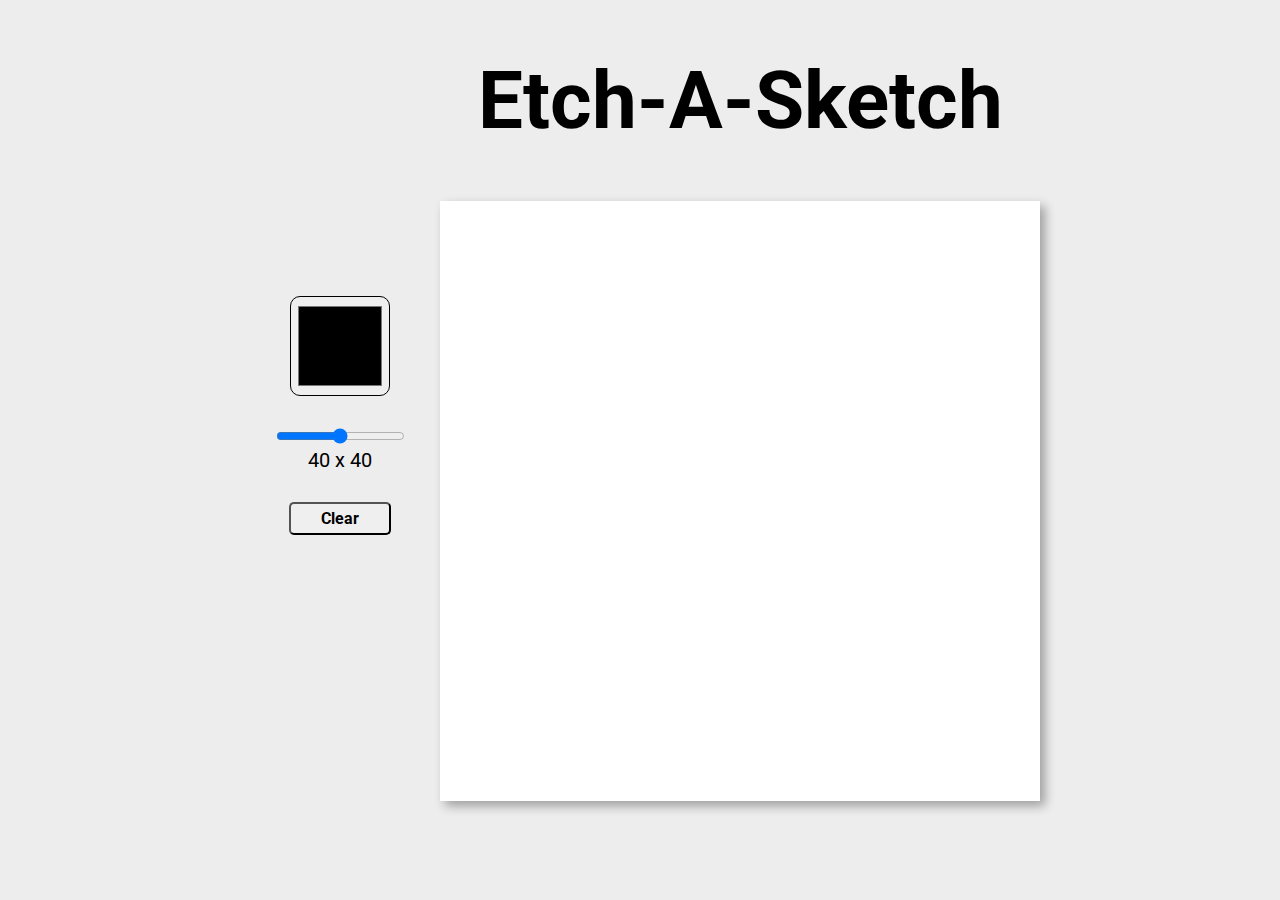
<file: etch-a-sketch/index.html>
<!DOCTYPE html>
<html lang="en">
<head>
    <meta charset="UTF-8">
    <meta name="viewport" content="width=device-width, initial-scale=1.0">
    <title>Etch-A-Sketch</title>
    <link rel="stylesheet" href="style.css">
    <link rel="preconnect" href="https://fonts.googleapis.com">
<link rel="preconnect" href="https://fonts.gstatic.com" crossorigin>
<link href="https://fonts.googleapis.com/css2?family=Roboto&display=swap" rel="stylesheet">
</head>
<body>
    <div id="header">
        <input id="colorpicker" type="color">   
    <div><input type="range" id="size" min="16" step="8" max="64">
        <div id="sizetxt">40 x 40</div></div>
        <button id="clear" onclick="erase()">Clear</button>
    </div>
    <div><h1>Etch-A-Sketch</h1>
    <div id="container"></div></div>
    <script src="script.js"></script>
</body>
</html>
</file>
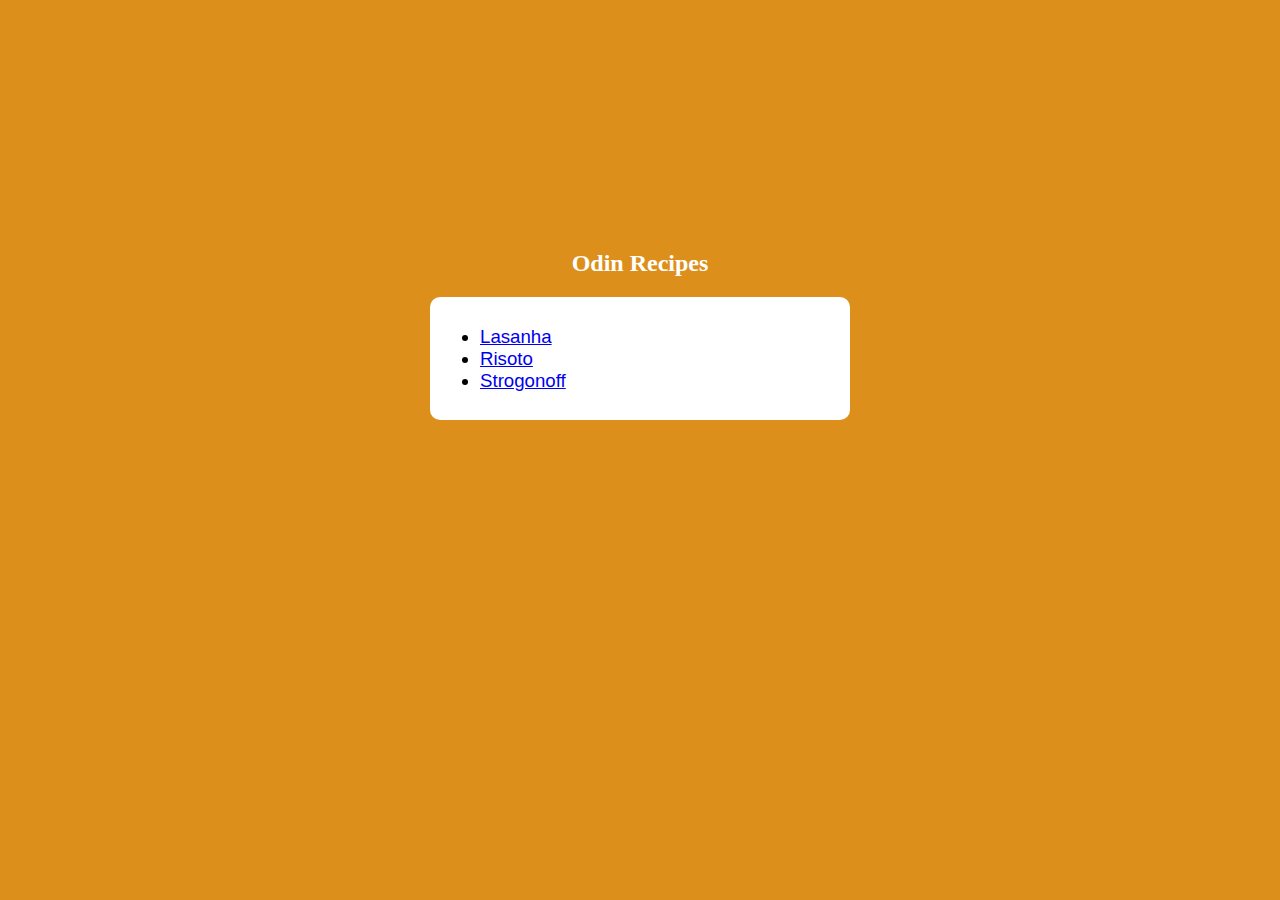
<file: odin-recipes/index.html>
<!DOCTYPE html>
<html lang="en">
<head>
    <meta charset="UTF-8">
    <meta name="viewport" content="width=device-width, initial-scale=1.0">
    <title>Document</title>
    <link rel="stylesheet" href="style.css">
</head>
<body>
    <h2>Odin Recipes</h2>
    <div id="container">
        <ul id="recipesList">
            <li><a href="./recipes/lasanha.html">Lasanha</a></li>
            <li><a href="./recipes/risoto.html">Risoto</a></li>
            <li><a href="./recipes/strogonoff.html">Strogonoff</a></li>
        </ul>
    </div>
</body>
</html>
</file>
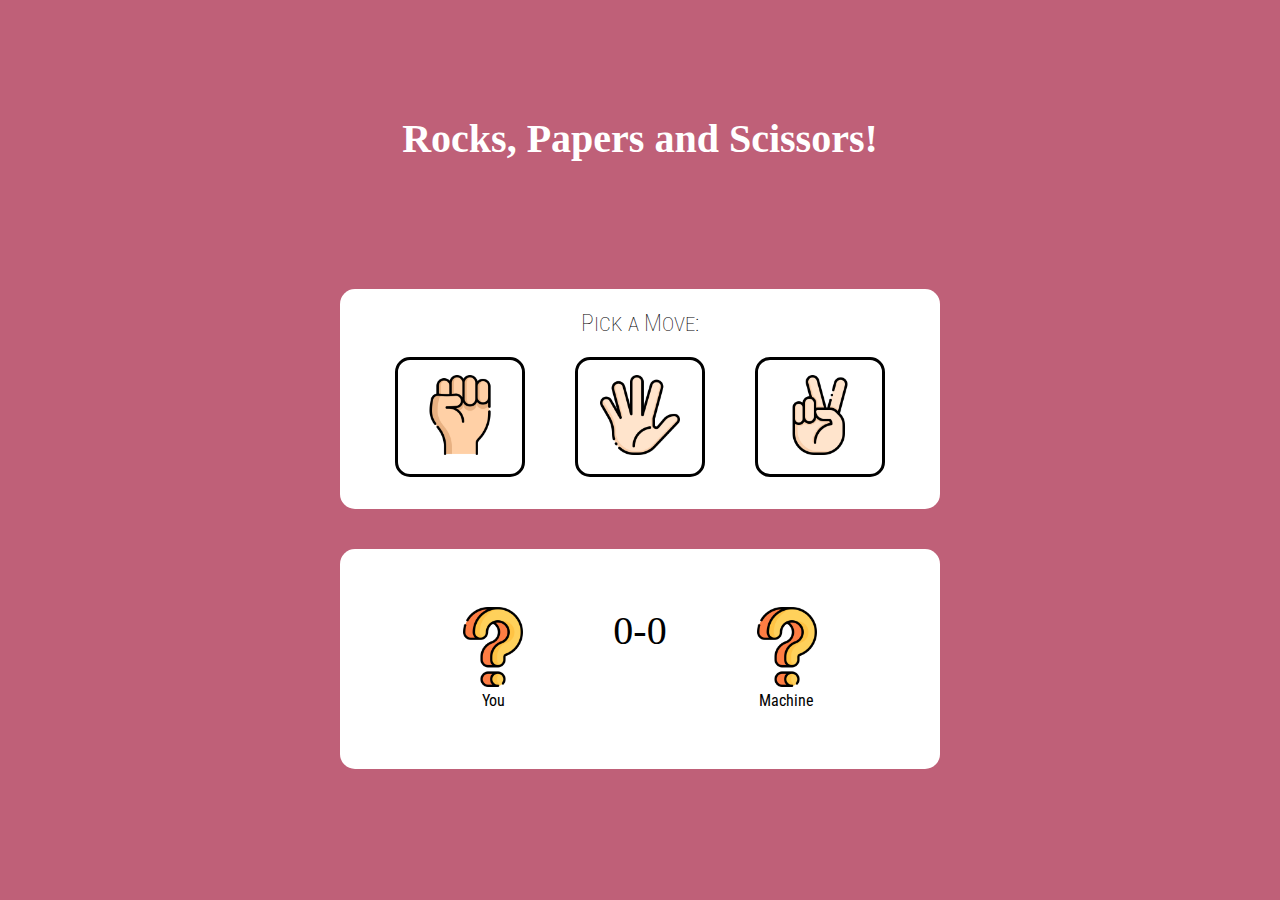
<file: rock-paper-scissors/index.html>
<!DOCTYPE html>
<html lang="en">
<head>
    <meta charset="UTF-8">
    <meta name="viewport" content="width=device-width, initial-scale=1.0">
    <title>RPS</title>
    <link rel="stylesheet" href="style.css">
    <link rel="preconnect" href="https://fonts.googleapis.com">
    <link rel="preconnect" href="https://fonts.gstatic.com" crossorigin>
    <link href="https://fonts.googleapis.com/css2?family=Roboto+Condensed:wght@500&family=Rubik+Doodle+Shadow&display=swap" rel="stylesheet">
    <link href="https://fonts.cdnfonts.com/css/aux-dotbitc" rel="stylesheet">
</head>
<body>
    <div class="title"><h1>Rocks, Papers and Scissors!</h1></div>
    <div class="moveset">
    <div class="movestxt">Pick a Move:</div>
    <div class="movesbox">
        <button class="moves" id="rock"><img src="./img/rock.png" alt=""></button>
        <button class="moves" id="paper"><img src="./img/paper.png" alt=""></button>
        <button class="moves" id="scissors"><img src="./img/scissors.png" alt=""></button>
    </div></div>

    <div class="container">
        <div class="result">
            <div class="usermove">
                <div class="usericon"><img src="./img/unk.png" alt="" id="uIcon"class="resicon"></div>
                <div class="usertxt">You</div>
            </div>
            <div class="round">
                <div class="score">0-0</div>
                <div class="roundtxt"></div>
            </div>
            <div class="machinemove">
                <div class="machineicon">
                    <img src="./img/unk.png" alt="" id="mIcon" class="resicon">
                </div>
                <div class="machinetxt">Machine</div>
            </div>
    </div></div>
    <div class="ng">
        <div class="ng-content">
            <p id="ngtext"></p> 
            <button id="pAgain">Play Again</button>
          </div>
    </div>
    <script src="script.js"></script>
</body>
</html>
</file>
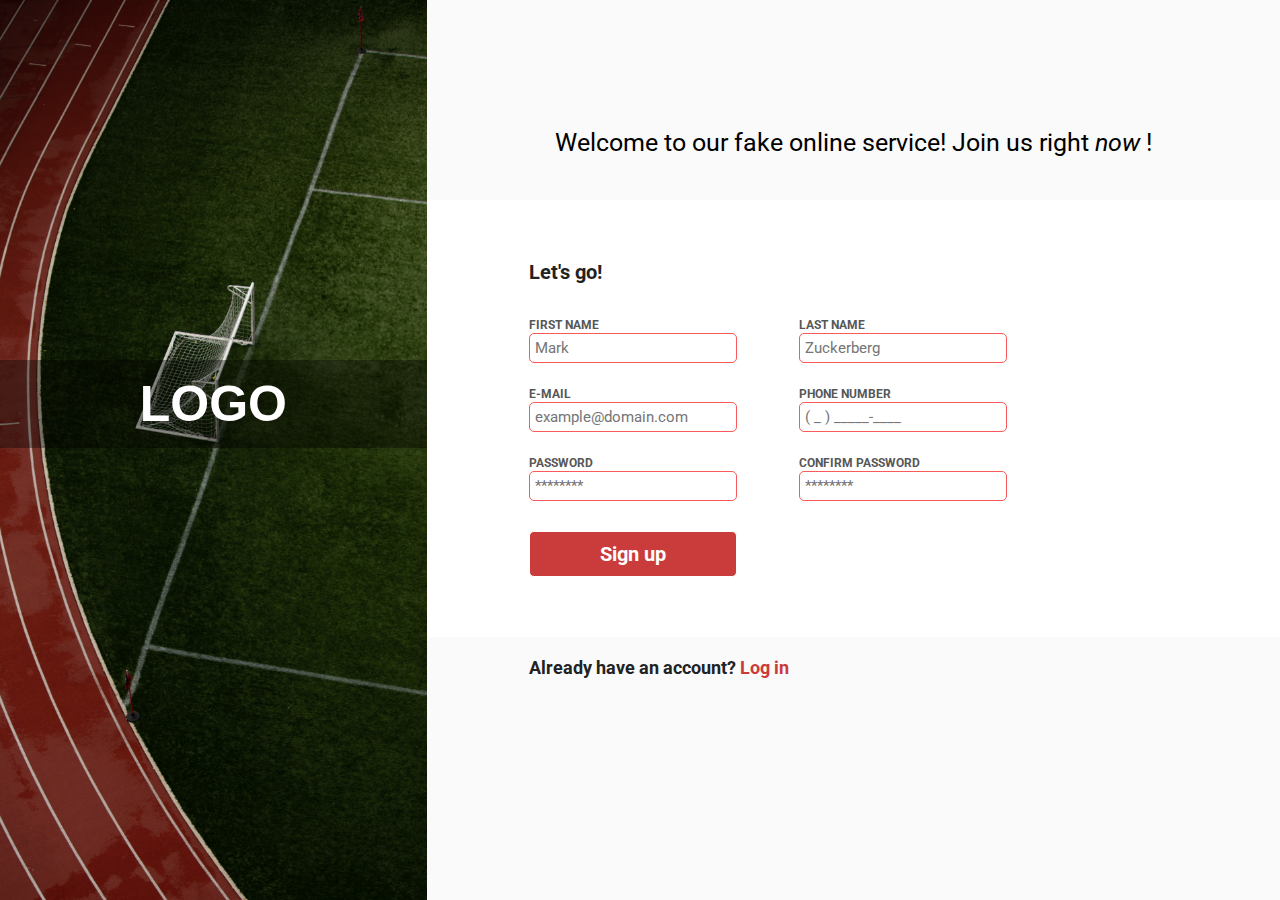
<file: sign-up-form/index.html>
<!DOCTYPE html>
<html lang="en">
<head>
    <meta charset="UTF-8">
    <meta name="viewport" content="width=device-width, initial-scale=1.0">
    <title>Sign-Up</title>
    <link rel="stylesheet" href="style.css">
    <link rel="preconnect" href="https://fonts.googleapis.com">
<link rel="preconnect" href="https://fonts.gstatic.com" crossorigin>
<link href="https://fonts.googleapis.com/css2?family=Roboto:wght@400;500&display=swap" rel="stylesheet">    
</head>
<body>
    <div class="sideBar">
        <div class="logo">LOGO</div>
    </div>
    <div class="container">
        <div class="sampleText">Welcome to our fake online service! Join us right <em>now</em> !</div>
        <div class="form">
            <form action="">
                
                <div class="inputs">
                    <p>Let's go!</p>
                    <div class="name">
                    <div>
                        <label for="firstName">FIRST NAME</label> <br>
                        <input type="text" name="firstName" id="firstName" placeholder="Mark" required>
                    </div>

                    <div>
                        <label for="lastName">LAST NAME</label> <br>
                        <input type="text" name="lastName" id="lastName" placeholder="Zuckerberg" required>
                    </div>
                </div>

                    <div class="contact">
                    <div>
                    <label for="userEmail">E-MAIL</label> <br>
                    <input type="email" name="userEmail" id="userEmail" placeholder="example@domain.com" required>
                </div>
                <div>
                    <label for="userPhone">PHONE NUMBER</label> <br>
                    <input type="tel" name="userPhone" id="userPhone" placeholder="( _ ) _____-____" required>
                </div>
                </div>
                <div class="password">
                    <div>
                        <label for="userPass">PASSWORD</label> <br>
                        <input type="password" name="userPass" id="userPass" placeholder="********" required>
                    </div>
                    <div>
                        <label for="confirmPass">CONFIRM PASSWORD</label> <br>
                        <input type="password" name="confirmPass" id="confirmPass" placeholder="********" required>
                    </div>
                </div>
                <button type="submit" class="submitBtn">Sign up</button>
            </div>       
            </form>
        </div>
        <div class="signIn">
            <p class="signIn text">Already have an account? <a href="./#">Log in</a></p>
        </div>
    </div>
</body>
</html>
</file>
<file: etch-a-sketch/style.css>
body{
    margin: 0;
    display: flex;
    justify-content: center;
    align-items: center;
    background-color: #ededed;
    font-family: 'Roboto', sans-serif;
    
}
#container{
    display: flex;
    flex-direction: column;
    width: 600px;
    height: 600px;
    border: none;
    box-shadow: rgba(0, 0, 0, 0.329) 5px 5px 10px;
    margin-top: 30px;
    background-color: white;
   
}       
.row{
    display: flex;

}
#container > div, .row > div{
    flex: 1;
    border: none;
   
}
.box{
  border: 1px solid black;
  user-select: none;
}
#header{
    height: 600px;
    width: 200px;
    margin-top: 30px;
    border: none;
    display: flex;
    flex-direction: column;
    align-items: center;
    justify-content: center;
    gap: 30px;    
}
#colorpicker{
    width: 100px;
    height: 100px;
    padding: 5px;
    border-radius: 10px;

}
#clear{
    padding: 5px 30px;
    border-radius: 5px;
    font: bold 16px Roboto;
    
}
#sizetxt{
    text-align: center;
    font: normal 20px Roboto;
}
h1{
    text-align: center;
    font: bolder 80px Roboto;
}
</file>
<file: odin-recipes/style.css>
body{
    background-color:  rgb(221, 143, 27);
}
#container{
    background-color: white;
    margin: auto;
    width: 400px;
    border-radius: 10px;
    padding: 10px;

}
h2{
    margin-top: 250px;
    color: white;   
    text-align: center;
}
#recipesList{
    font: normal 14pt Arial;
}
</file>
<file: rock-paper-scissors/style.css>
body{
    overflow: auto;
    display: flex;
    flex-direction: column;
    align-items: center;
    background-color: rgba(153, 0, 38, 0.623);
    color: white;
    font-family: 'Roboto Condensed', sans-serif;
    user-select: none;
}
.title{
    font: normal 20px AuX DotBitC Xtra;
    text-align: center;
    margin: 80px 0;
}
.moveset{
    flex: auto;
    background-color: white;
    min-width: 600px;
    max-width: 800px;
    min-height: 220px;
    max-height: 400px;
    border-radius: 15px;
    display: flex;
    color: black;
    flex-direction: column;
    align-items:center;
    margin: 20px;
    
}
.container{
    background-color: white;
    min-width: 600px;
    max-width: 800px;
    min-height: 220px;
    max-height: 400px;
    border-radius: 15px;
    display: flex;
    color: black;
    align-items:center;
    margin: 20px;
    
}
.result{
    display: flex;
    margin: 0 auto;
    gap: 80px;
}
.usermove,.round,.machinemove{
    flex: auto;
    text-align: center;
}
.movestxt{
    font: normal 18pt Roboto Condensed;
    font-variant: small-caps;
    font-weight: lighter;
    padding: 20px;
}
.movesbox{
    display: flex;
    gap: 50px;
}
.moves{
    cursor: pointer;
    flex: 1;
    width: 130px;
    height: 120px;
    background-color: white;
    border: solid black 3px;
    border-radius: 15px;
}
img{
    width: 80px;
    -webkit-user-drag: none;
}
.score{
    font: normal 40px AuX DotBitC Xtra;
}

.ng {
    display: none; /* Hidden by default */
    position: fixed; /* Stay in place */
    z-index: 1; /* Sit on top */
    left: 0;
    top: 0;
    width: 100%; /* Full width */
    height: 100%; /* Full height */
    overflow: auto; /* Enable scroll if needed */
    background-color: rgb(0,0,0); /* Fallback color */
    background-color: rgba(0,0,0,0.4); /* Black w/ opacity */
  }

  .ng-content {
    text-align: center;
    border-radius: 15px;
    background-color: #fefefe;
    color: black;
    margin: 15% auto; /* 15% from the top and centered */
    padding: 20px;
    border: 1px solid #888;
    width: 80%; /* Could be more or less, depending on screen size */
    font: normal 40px AuX DotBitC;
    line-height: 50px;
  }

  p{
    margin: 10px;
  }
 #pAgain{
    color: white;
    background-color: rgba(153, 0, 38, 0.623);
    border: 2px solid rgba(75, 9, 25, 0.623);
    border-radius: 5px;
    padding: 10px 35px;
    font: bold 15pt Roboto;
 }
</file>
<file: sign-up-form/style.css>
:root{
    
}
body{
    display: flex;
    height: 100vh;
    width: 100vw;
    margin: 0;
    font-family: 'Roboto', sans-serif;
}
.sideBar{
    position: relative;
    width: 35%;
    height: auto;
    background-image: url('./img/bg.jpg');
    background-position: center;
    background-repeat: no-repeat;
    background-size: cover;
}
.logo{
    position: absolute;
    top: 40%;
    width: 100%;
    text-align: center;
    padding: 15px 0;
    background-color: rgba(0, 0, 0, 0.363);
    color: white;
    font: bold 50px Arial;
}

.container{
    height: 100%;
    width: 70%;
    display: flex;
    flex-direction: column;
    background-color: rgb(250, 250, 250);
    box-shadow: 2px 2px 2px 1px rgba(0, 0, 0, 0.2);
}
.sampleText{
    margin-top: 15%;
    font: normal 25px 'Roboto';
    text-align: center;
}
form{
    margin-top: 5%;
    max-width: 100%;
    background-color: white;
    padding: 40px 0;
  
}
fieldset{
    border: none;
}
.inputs{
    display: flex;
    flex-direction: column;
    width: 80%;
}
.name,.contact,.password{
    display: flex;
    margin: 0 15%;
    justify-content: space-between;
    padding: 10px 0;
}
input{
    box-sizing: border-box;
    width: 13rem;
    font: normal 15px Roboto;
    padding: 5px;
    border: 1px #ccc solid;
    border-radius: 5px;
}
label{
    font: bold 12px Roboto;
    color: #575757;
}

.submitBtn{
    box-sizing: border-box;
    width: 13rem;
    padding: 10px;
    border: 1px solid;
    border-radius: 5px;
    margin: 20px 15%;
    background-color: rgb(202, 59, 59);
    color: white;
    font: bold 20px Roboto;
    cursor: pointer;

}
p{
    font: bold 20px Roboto;
    margin-left: 15%;
    color: #222222;
}
input:valid{
    border-color: #575757;
}

input:focus{
    border-color: rgb(21, 106, 155);
}
input:invalid{
    border-color: rgb(250, 90, 90);
}
p.signIn{
    font: bold 18px Roboto;
    margin: 20px 12%;
}
a{
    text-decoration: none;
    color: rgb(202, 59, 59);
}
</file>
